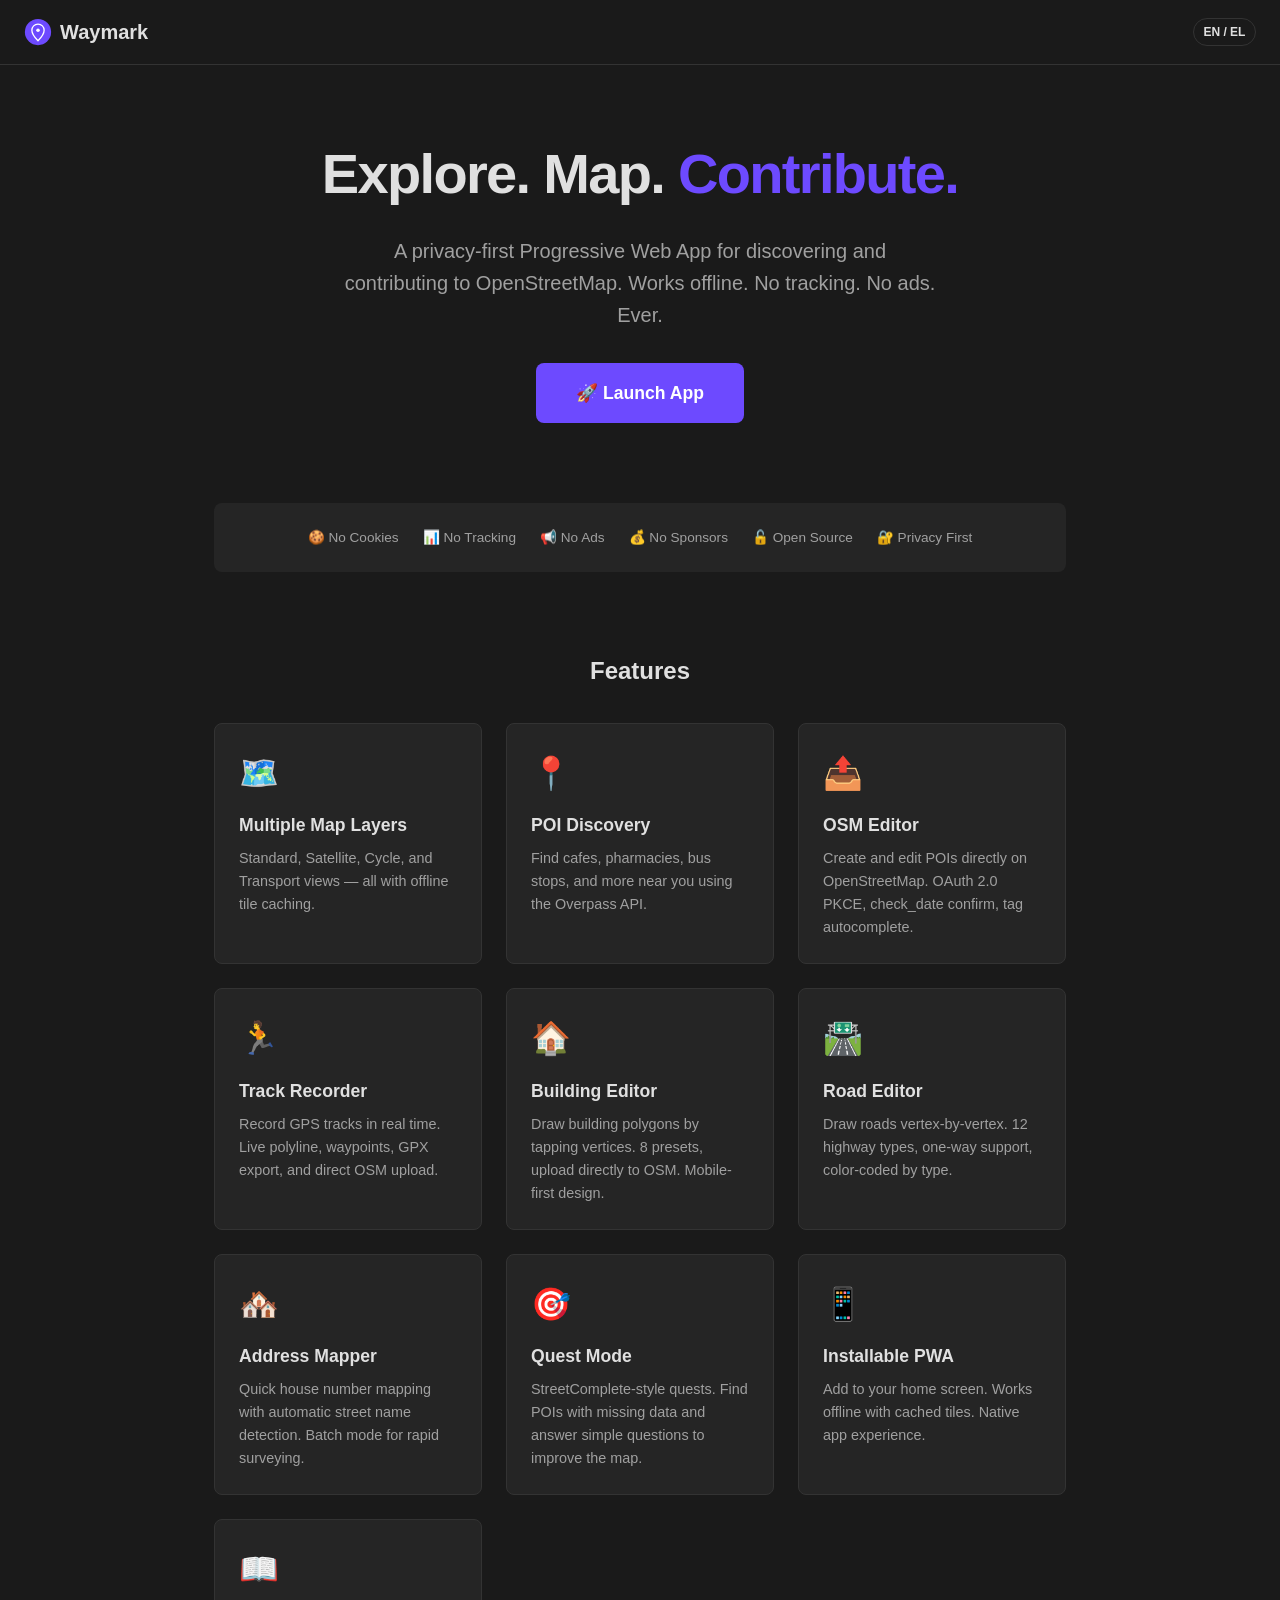
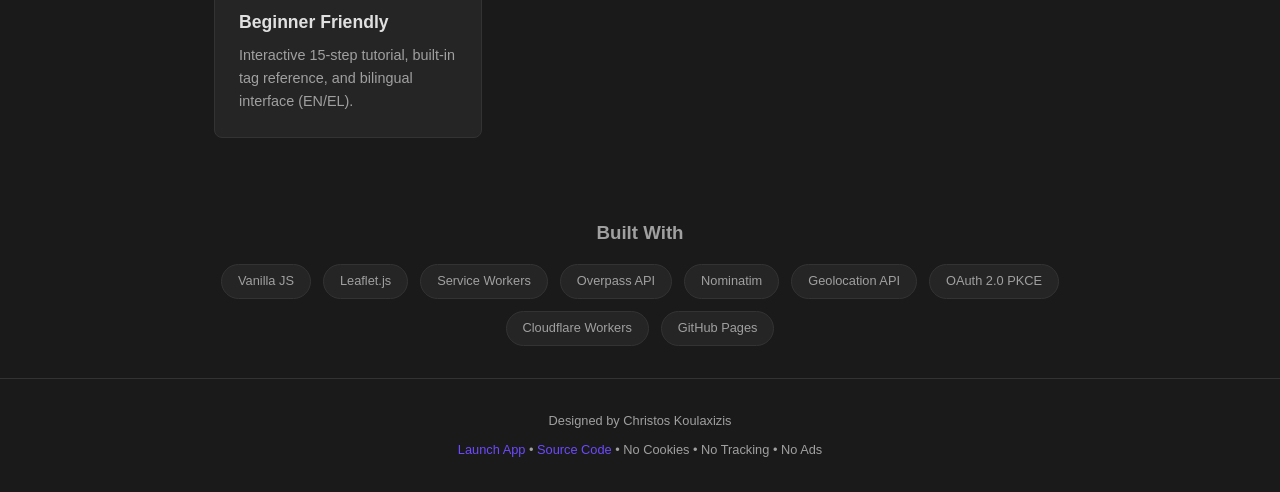
<file: index.html>
<!DOCTYPE html>
<html lang="en" data-theme="dark">
<head>
  <meta charset="UTF-8">
  <meta name="viewport" content="width=device-width, initial-scale=1.0">
  <meta name="description" content="Waymark — Privacy-first OpenStreetMap mapping toolkit. No cookies. No tracking. No ads.">
  <meta name="theme-color" content="#6d4aff">
  <meta name="referrer" content="origin">

  <link rel="icon" type="image/svg+xml" href="favicon.svg">
  <link rel="manifest" href="manifest.json">

  <title>Waymark — Privacy-First OSM Toolkit</title>
  <style>
    /* Inline minimal styles for landing page */
    :root {
      --bg: #1a1a1a;
      --bg-secondary: #252525;
      --bg-tertiary: #2e2e2e;
      --fg: #e0e0e0;
      --fg-muted: #a0a0a0;
      --accent: #6d4aff;
      --accent-hover: #7f63ff;
      --border: #333;
      --success: #22c55e;
    }

    * { margin: 0; padding: 0; box-sizing: border-box; }

    body {
      font-family: -apple-system, BlinkMacSystemFont, 'Segoe UI', Roboto, sans-serif;
      background: var(--bg);
      color: var(--fg);
      line-height: 1.6;
      min-height: 100vh;
    }

    .container { max-width: 900px; margin: 0 auto; padding: 0 1.5rem; }

    /* Header */
    header {
      display: flex;
      justify-content: space-between;
      align-items: center;
      padding: 1rem 1.5rem;
      border-bottom: 1px solid var(--border);
      position: sticky;
      top: 0;
      background: var(--bg);
      z-index: 100;
    }

    .logo {
      display: flex;
      align-items: center;
      gap: 0.5rem;
      font-size: 1.25rem;
      font-weight: 700;
      text-decoration: none;
      color: var(--fg);
    }

    .logo svg { width: 28px; height: 28px; }

    .header-actions {
      display: flex;
      gap: 0.5rem;
      align-items: center;
    }

    .lang-btn {
      background: transparent;
      border: 1px solid var(--border);
      color: var(--fg);
      padding: 0.35rem 0.6rem;
      border-radius: 18px;
      cursor: pointer;
      font-size: 0.75rem;
      font-weight: 600;
      transition: border-color 0.2s, color 0.2s;
    }

    .lang-btn:hover {
      border-color: var(--accent);
      color: var(--accent);
    }

    /* Hero */
    .hero {
      text-align: center;
      padding: 4rem 1.5rem 3rem;
    }

    .hero h1 {
      font-size: clamp(2rem, 6vw, 3.5rem);
      font-weight: 800;
      letter-spacing: -0.03em;
      margin-bottom: 1rem;
    }

    .hero h1 .accent { color: var(--accent); }

    .hero p {
      font-size: clamp(1rem, 3vw, 1.25rem);
      color: var(--fg-muted);
      max-width: 600px;
      margin: 0 auto 2rem;
    }

    .cta-btn {
      display: inline-block;
      background: var(--accent);
      color: white;
      text-decoration: none;
      padding: 1rem 2.5rem;
      border-radius: 8px;
      font-size: 1.1rem;
      font-weight: 600;
      transition: background 0.2s;
    }

    .cta-btn:hover { background: var(--accent-hover); }

    /* Privacy banner */
    .privacy-banner {
      display: flex;
      justify-content: center;
      flex-wrap: wrap;
      gap: 1.5rem;
      padding: 1.5rem;
      margin: 2rem 0;
      background: var(--bg-secondary);
      border-radius: 8px;
      font-size: 0.85rem;
      color: var(--fg-muted);
    }

    /* Features */
    .features {
      padding: 3rem 0;
    }

    .features-grid {
      display: grid;
      grid-template-columns: repeat(auto-fit, minmax(250px, 1fr));
      gap: 1.5rem;
      margin-top: 2rem;
    }

    .feature-card {
      background: var(--bg-secondary);
      border: 1px solid var(--border);
      border-radius: 8px;
      padding: 1.5rem;
      text-align: left;
      transition: border-color 0.2s;
    }

    .feature-card:hover {
      border-color: var(--accent);
    }

    .feature-card .icon {
      font-size: 2rem;
      margin-bottom: 0.75rem;
    }

    .feature-card h3 {
      font-size: 1.1rem;
      margin-bottom: 0.5rem;
    }

    .feature-card p {
      font-size: 0.9rem;
      color: var(--fg-muted);
    }

    /* Tech stack */
    .tech {
      padding: 2rem 0;
      text-align: center;
    }

    .tech-badges {
      display: flex;
      justify-content: center;
      flex-wrap: wrap;
      gap: 0.75rem;
      margin-top: 1rem;
    }

    .tech-badge {
      background: var(--bg-secondary);
      border: 1px solid var(--border);
      padding: 0.4rem 1rem;
      border-radius: 20px;
      font-size: 0.8rem;
      color: var(--fg-muted);
    }

    /* Footer */
    footer {
      padding: 2rem 1.5rem;
      border-top: 1px solid var(--border);
      text-align: center;
      font-size: 0.8rem;
      color: var(--fg-muted);
    }

    footer a { color: var(--accent); text-decoration: none; }

    @media (max-width: 768px) {
      .hero { padding: 2.5rem 1rem; }
      .features-grid { grid-template-columns: 1fr; }
    }
  </style>
</head>
<body>
  <header>
    <a href="index.html" class="logo">
      <svg viewBox="0 0 64 64" width="32" height="32">
        <circle cx="32" cy="32" r="30" fill="#6d4aff"/>
        <path d="M32 14 C24 14 18 20 18 28 C18 38 32 52 32 52 C32 52 46 38 46 28 C46 20 40 14 32 14 Z"
              fill="none" stroke="white" stroke-width="3" stroke-linejoin="round"/>
        <circle cx="32" cy="28" r="4" fill="white"/>
      </svg>
      <span>Waymark</span>
    </a>
    <div class="header-actions">
      <button class="lang-btn" id="langToggle">EN / EL</button>
    </div>
  </header>

  <section class="hero">
    <div class="container">
      <h1>Explore. Map. <span class="accent">Contribute.</span></h1>
      <p id="heroDesc">A privacy-first Progressive Web App for discovering and contributing to OpenStreetMap. Works offline. No tracking. No ads. Ever.</p>
      <a href="app.html" class="cta-btn" id="launchBtn">🚀 Launch App</a>
    </div>
  </section>

  <div class="container">
    <div class="privacy-banner">
      <span>🍪 No Cookies</span>
      <span>📊 No Tracking</span>
      <span>📢 No Ads</span>
      <span>💰 No Sponsors</span>
      <span>🔓 Open Source</span>
      <span>🔐 Privacy First</span>
    </div>
  </div>

  <section class="features">
    <div class="container">
      <h2 style="text-align: center; font-size: 1.5rem;" id="featuresTitle">Features</h2>
      <div class="features-grid">
        <div class="feature-card">
          <div class="icon">🗺️</div>
          <h3 id="feat1Title">Multiple Map Layers</h3>
          <p id="feat1Desc">Standard, Satellite, Cycle, and Transport views — all with offline tile caching.</p>
        </div>
        <div class="feature-card">
          <div class="icon">📍</div>
          <h3 id="feat2Title">POI Discovery</h3>
          <p id="feat2Desc">Find cafes, pharmacies, bus stops, and more near you using the Overpass API.</p>
        </div>
        <div class="feature-card">
          <div class="icon">📤</div>
          <h3 id="feat3Title">OSM Editor</h3>
          <p id="feat3Desc">Create and edit POIs directly on OpenStreetMap. OAuth 2.0 PKCE, check_date confirm, tag autocomplete.</p>
        </div>
        <div class="feature-card">
          <div class="icon">🏃</div>
          <h3 id="feat4Title">Track Recorder</h3>
          <p id="feat4Desc">Record GPS tracks in real time. Live polyline, waypoints, GPX export, and direct OSM upload.</p>
        </div>
        <div class="feature-card">
          <div class="icon">🏠</div>
          <h3 id="feat5Title">Building Editor</h3>
          <p id="feat5Desc">Draw building polygons by tapping vertices. 8 presets, upload directly to OSM. Mobile-first design.</p>
        </div>
        <div class="feature-card">
          <div class="icon">🛣️</div>
          <h3 id="feat6Title">Road Editor</h3>
          <p id="feat6Desc">Draw roads vertex-by-vertex. 12 highway types, one-way support, color-coded by type.</p>
        </div>
        <div class="feature-card">
          <div class="icon">🏘️</div>
          <h3 id="feat7Title">Address Mapper</h3>
          <p id="feat7Desc">Quick house number mapping with automatic street name detection. Batch mode for rapid surveying.</p>
        </div>
        <div class="feature-card">
          <div class="icon">🎯</div>
          <h3 id="feat8Title">Quest Mode</h3>
          <p id="feat8Desc">StreetComplete-style quests. Find POIs with missing data and answer simple questions to improve the map.</p>
        </div>
        <div class="feature-card">
          <div class="icon">📱</div>
          <h3 id="feat9Title">Installable PWA</h3>
          <p id="feat9Desc">Add to your home screen. Works offline with cached tiles. Native app experience.</p>
        </div>
        <div class="feature-card">
          <div class="icon">📖</div>
          <h3 id="feat10Title">Beginner Friendly</h3>
          <p id="feat10Desc">Interactive 15-step tutorial, built-in tag reference, and bilingual interface (EN/EL).</p>
        </div>
      </div>
    </div>
  </section>

  <section class="tech">
    <div class="container">
      <h3 style="color: var(--fg-muted);" id="techTitle">Built With</h3>
      <div class="tech-badges">
        <span class="tech-badge">Vanilla JS</span>
        <span class="tech-badge">Leaflet.js</span>
        <span class="tech-badge">Service Workers</span>
        <span class="tech-badge">Overpass API</span>
        <span class="tech-badge">Nominatim</span>
        <span class="tech-badge">Geolocation API</span>
        <span class="tech-badge">OAuth 2.0 PKCE</span>
        <span class="tech-badge">Cloudflare Workers</span>
        <span class="tech-badge">GitHub Pages</span>
      </div>
    </div>
  </section>

  <footer>
    <p>Designed by Christos Koulaxizis</p>
    <p style="margin-top: 0.5rem;">
      <a href="app.html" id="footerLaunch">Launch App</a> •
      <a href="https://github.com/koulaxizis/waymark" target="_blank" rel="noopener">Source Code</a> •
      <span>No Cookies • No Tracking • No Ads</span>
    </p>
  </footer>

  <!-- Minimal i18n for landing page -->
  <script>
    const LANDING_I18N = {
      en: {
        heroDesc: 'A privacy-first Progressive Web App for discovering and contributing to OpenStreetMap. Works offline. No tracking. No ads. Ever.',
        launchBtn: '🚀 Launch App',
        featuresTitle: 'Features',
        feat1Title: 'Multiple Map Layers', feat1Desc: 'Standard, Satellite, Cycle, and Transport views — all with offline tile caching.',
        feat2Title: 'POI Discovery', feat2Desc: 'Find cafes, pharmacies, bus stops, and more near you using the Overpass API.',
        feat3Title: 'OSM Editor', feat3Desc: 'Create and edit POIs directly on OpenStreetMap. OAuth 2.0 PKCE, check_date confirm, tag autocomplete.',
        feat4Title: 'Track Recorder', feat4Desc: 'Record GPS tracks in real time. Live polyline, waypoints, GPX export, and direct OSM upload.',
        feat5Title: 'Building Editor', feat5Desc: 'Draw building polygons by tapping vertices. 8 presets, upload directly to OSM. Mobile-first design.',
        feat6Title: 'Road Editor', feat6Desc: 'Draw roads vertex-by-vertex. 12 highway types, one-way support, color-coded by type.',
        feat7Title: 'Address Mapper', feat7Desc: 'Quick house number mapping with automatic street name detection. Batch mode for rapid surveying.',
        feat8Title: 'Quest Mode', feat8Desc: 'StreetComplete-style quests. Find POIs with missing data and answer simple questions to improve the map.',
        feat9Title: 'Installable PWA', feat9Desc: 'Add to your home screen. Works offline with cached tiles. Native app experience.',
        feat10Title: 'Beginner Friendly', feat10Desc: 'Interactive 15-step tutorial, built-in tag reference, and bilingual interface (EN/EL).',
        techTitle: 'Built With',
        footerLaunch: 'Launch App',
      },
      el: {
        heroDesc: 'Μια εφαρμογή χαρτογράφησης Progressive Web App με απόλυτο σεβασμό στην ιδιωτικότητα, για εξερεύνηση και συμβολή στο OpenStreetMap. Λειτουργεί offline. Χωρίς παρακολούθηση. Χωρίς διαφημίσεις. Ποτέ.',
        launchBtn: '🚀 Εκκίνηση Εφαρμογής',
        featuresTitle: 'Δυνατότητες',
        feat1Title: 'Πολλαπλά Στρώματα Χάρτη', feat1Desc: 'Κλασικό, Δορυφορικό, Ποδηλατικό και Μεταφορών — όλα με offline caching.',
        feat2Title: 'Ανακάλυψη POI', feat2Desc: 'Βρες καφέ, φαρμακεία, στάσεις λεωφορείων και άλλα κοντά σου μέσω Overpass API.',
        feat3Title: 'OSM Editor', feat3Desc: 'Δημιούργησε και επεξεργάσου POIs απευθείας στο OpenStreetMap. OAuth 2.0 PKCE, επιβεβαίωση check_date, autocomplete tags.',
        feat4Title: 'Καταγραφή Διαδρομής', feat4Desc: 'Εγγραφή GPS διαδρομών σε πραγματικό χρόνο. Live polyline, waypoints, εξαγωγή GPX και άμεσο ανέβασμα στο OSM.',
        feat5Title: 'Σχεδιασμός Κτηρίων', feat5Desc: 'Σχεδίασε κτήρια πατώντας κόμβους στον χάρτη. 8 presets, άμεσο ανέβασμα στο OSM. Mobile-first σχεδιασμός.',
        feat6Title: 'Σχεδιασμός Δρόμων', feat6Desc: 'Σχεδίασε δρόμους κόμβο-κόμβο. 12 τύποι highway, υποστήριξη μονόδρομου, χρώματα ανά τύπο.',
        feat7Title: 'Καταγραφή Διευθύνσεων', feat7Desc: 'Γρήγορη καταγραφή αριθμών κατοικιών με αυτόματη ανίχνευση ονόματος δρόμου. Batch mode για γρήγορη χαρτογράφηση.',
        feat8Title: 'Quest Mode', feat8Desc: 'StreetComplete-style quests. Βρες POIs με ελλιπή δεδομένα και απάντησε απλές ερωτήσεις για να βελτιώσεις τον χάρτη.',
        feat9Title: 'Εγκαταστάσιμη PWA', feat9Desc: 'Πρόσθεσέ την στην αρχική οθόνη. Λειτουργεί offline με cached tiles. Εμπειρία native app.',
        feat10Title: 'Φιλικό για Αρχάριους', feat10Desc: 'Διαδραστικός οδηγός 15 βημάτων, ενσωματωμένη αναφορά tags και δίγλωσσο περιβάλλον (EN/EL).',
        techTitle: 'Τεχνολογίες',
        footerLaunch: 'Εκκίνηση',
      }
    };

    let lang = sessionStorage.getItem('waymark_lang') ||
      (navigator.language?.startsWith('el') ? 'el' : 'en');

    function applyLandingI18n() {
      const dict = LANDING_I18N[lang] || LANDING_I18N.en;
      Object.entries(dict).forEach(([key, val]) => {
        const el = document.getElementById(key);
        if (el) {
          el.textContent = val;
        }
      });
      document.documentElement.lang = lang;
    }

    document.getElementById('langToggle').addEventListener('click', () => {
      lang = lang === 'en' ? 'el' : 'en';
      sessionStorage.setItem('waymark_lang', lang);
      applyLandingI18n();
    });

    applyLandingI18n();
  </script>
</body>
</html>
</file>
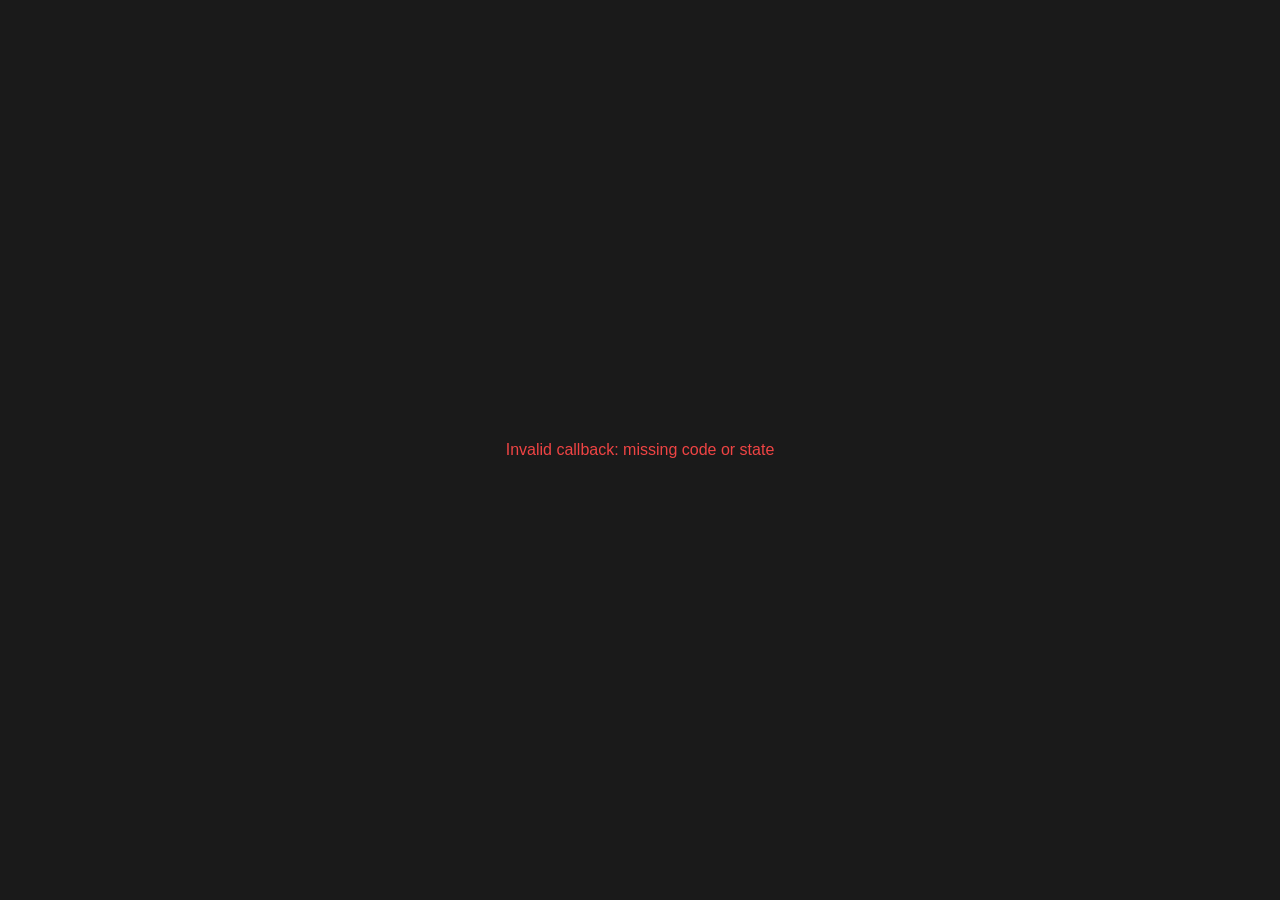
<file: callback.html>
<!DOCTYPE html>
<html lang="en">
<head>
  <meta charset="UTF-8">
  <meta name="viewport" content="width=device-width, initial-scale=1.0">
  <title>Waymark OAuth Callback</title>
  <style>
    body {
      font-family: -apple-system, BlinkMacSystemFont, 'Segoe UI', Roboto, sans-serif;
      background: #1a1a1a; color: #e0e0e0;
      display: flex; flex-direction: column;
      align-items: center; justify-content: center;
      min-height: 100vh; margin: 0;
    }
    .spinner {
      width: 48px; height: 48px;
      border: 4px solid #333; border-top-color: #6d4aff;
      border-radius: 50%; animation: spin 1s linear infinite;
    }
    @keyframes spin { to { transform: rotate(360deg); } }
    #message { margin-top: 1rem; color: #a0a0a0; text-align: center; padding: 0 1rem; max-width: 400px; }
    #message.error { color: #ef4444; }
  </style>
</head>
<body>
  <div class="spinner" id="spinner"></div>
  <p id="message">Processing login...</p>

  <script>
    (async function () {
      var params = new URLSearchParams(window.location.search);
      var code = params.get('code');
      var state = params.get('state');
      var msgEl = document.getElementById('message');
      var spinnerEl = document.getElementById('spinner');

      function showError(msg) {
        spinnerEl.style.display = 'none';
        msgEl.textContent = msg;
        msgEl.classList.add('error');
      }

      if (!code || !state) { showError('Invalid callback: missing code or state'); return; }
      if (state !== 'waymark_editor') { showError('Invalid state parameter'); return; }

      try {
        // Load config.js
        var cfgResp = await fetch('config.js');
        var cfgText = await cfgResp.text();

        var proxyMatch = cfgText.match(/PROXY_URL:\s*'([^']+)'/);
        var clientIdMatch = cfgText.match(/OSM_CLIENT_ID:\s*'([^']+)'/);
        var redirectMatch = cfgText.match(/REDIRECT_URI:\s*'([^']+)'/);

        if (!proxyMatch || !clientIdMatch || !redirectMatch) {
          throw new Error('Could not parse config.js');
        }

        var proxyUrl = proxyMatch[1];
        var clientId = clientIdMatch[1];
        var redirectUri = redirectMatch[1];

        // Get PKCE verifier
        var verifier = localStorage.getItem('pkce_verifier') || '';
        if (!verifier) { showError('Missing PKCE verifier. Please try logging in again.'); return; }

        msgEl.textContent = 'Exchanging authorization code...';

        // Build form-encoded body (OSM expects application/x-www-form-urlencoded)
        var formData = new URLSearchParams();
        formData.append('grant_type', 'authorization_code');
        formData.append('code', code);
        formData.append('redirect_uri', redirectUri);
        formData.append('client_id', clientId);
        formData.append('code_verifier', verifier);

        var tokenResp = await fetch(proxyUrl + '/oauth2/token', {
          method: 'POST',
          headers: { 'Content-Type': 'application/x-www-form-urlencoded' },
          body: formData.toString()
        });

        var respText = await tokenResp.text();

        var tokenData;
        try { tokenData = JSON.parse(respText); } catch (e) {
          showError('Token response not JSON: ' + respText.substring(0, 200));
          return;
        }

        if (!tokenData.access_token) {
          console.error('Token exchange failed:', tokenData);
          showError('Token exchange failed: ' + (tokenData.error_description || tokenData.error || 'Unknown error'));
          return;
        }

        // Store token
        localStorage.setItem('osm_access_token', tokenData.access_token);
        localStorage.removeItem('pkce_verifier');

        // Fetch user details
        try {
          var userResp = await fetch(proxyUrl + '/api/0.6/user/details', {
            headers: { 'Authorization': 'Bearer ' + tokenData.access_token }
          });
          if (userResp.ok) {
            var userText = await userResp.text();
            var idMatch = userText.match(/<user[^>]*id="(\d+)"/);
            if (idMatch) localStorage.setItem('osm_user_id', idMatch[1]);

            var nameMatch = userText.match(/<user[^>]*display_name="([^"]+)"/);
            if (nameMatch) localStorage.setItem('osm_user_name', nameMatch[1]);
          }
        } catch (e) { console.error('User details fetch failed:', e); }

        msgEl.textContent = '✅ Login successful! Redirecting...';
        msgEl.style.color = '#22c55e';
        spinnerEl.style.display = 'none';

        setTimeout(function () { window.location.href = 'app.html'; }, 800);

      } catch (err) {
        console.error('OAuth callback error:', err);
        showError('Error: ' + err.message);
      }
    })();
  </script>
</body>
</html>
</file>
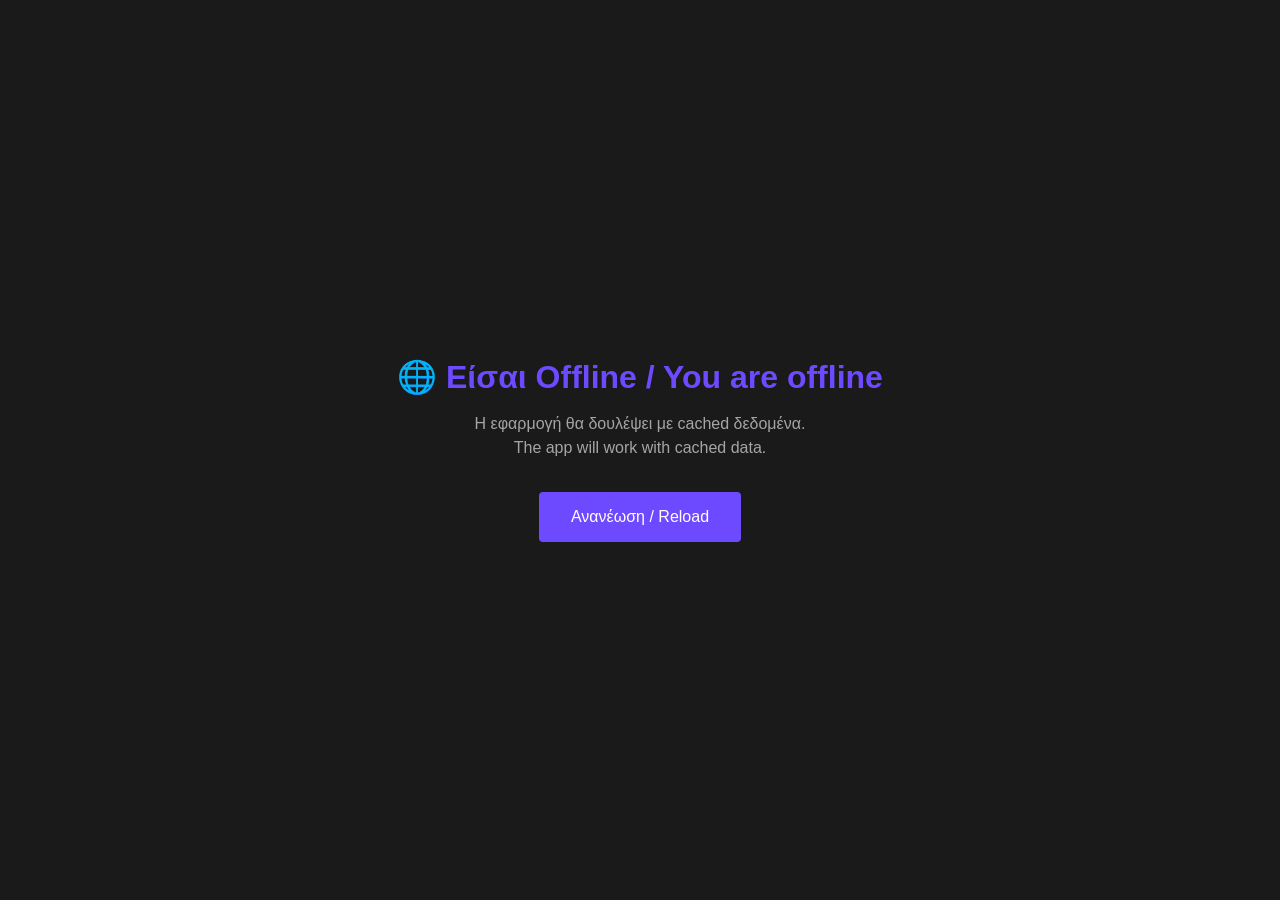
<file: offline.html>
<!DOCTYPE html>
<html lang="el">
<head>
  <meta charset="UTF-8">
  <meta name="viewport" content="width=device-width, initial-scale=1.0">
  <title>Waymark — Offline</title>
  <style>
    * { margin: 0; padding: 0; box-sizing: border-box; }
    body {
      background: #1a1a1a;
      color: #e0e0e0;
      font-family: -apple-system, BlinkMacSystemFont, 'Segoe UI', Roboto, sans-serif;
      display: flex;
      align-items: center;
      justify-content: center;
      height: 100vh;
      text-align: center;
      padding: 2rem;
    }
    h1 { margin-bottom: 1rem; color: #6d4aff; }
    p { opacity: 0.7; margin-bottom: 2rem; line-height: 1.5; }
    button {
      background: #6d4aff;
      color: white;
      border: none;
      padding: 1rem 2rem;
      border-radius: 4px;
      cursor: pointer;
      font-size: 1rem;
    }
    button:hover { background: #7f63ff; }
  </style>
</head>
<body>
  <div>
    <h1>🌐 Είσαι Offline / You are offline</h1>
    <p>Η εφαρμογή θα δουλέψει με cached δεδομένα.<br>The app will work with cached data.</p>
    <button onclick="window.location.reload()">Ανανέωση / Reload</button>
  </div>
</body>
</html>
</file>
